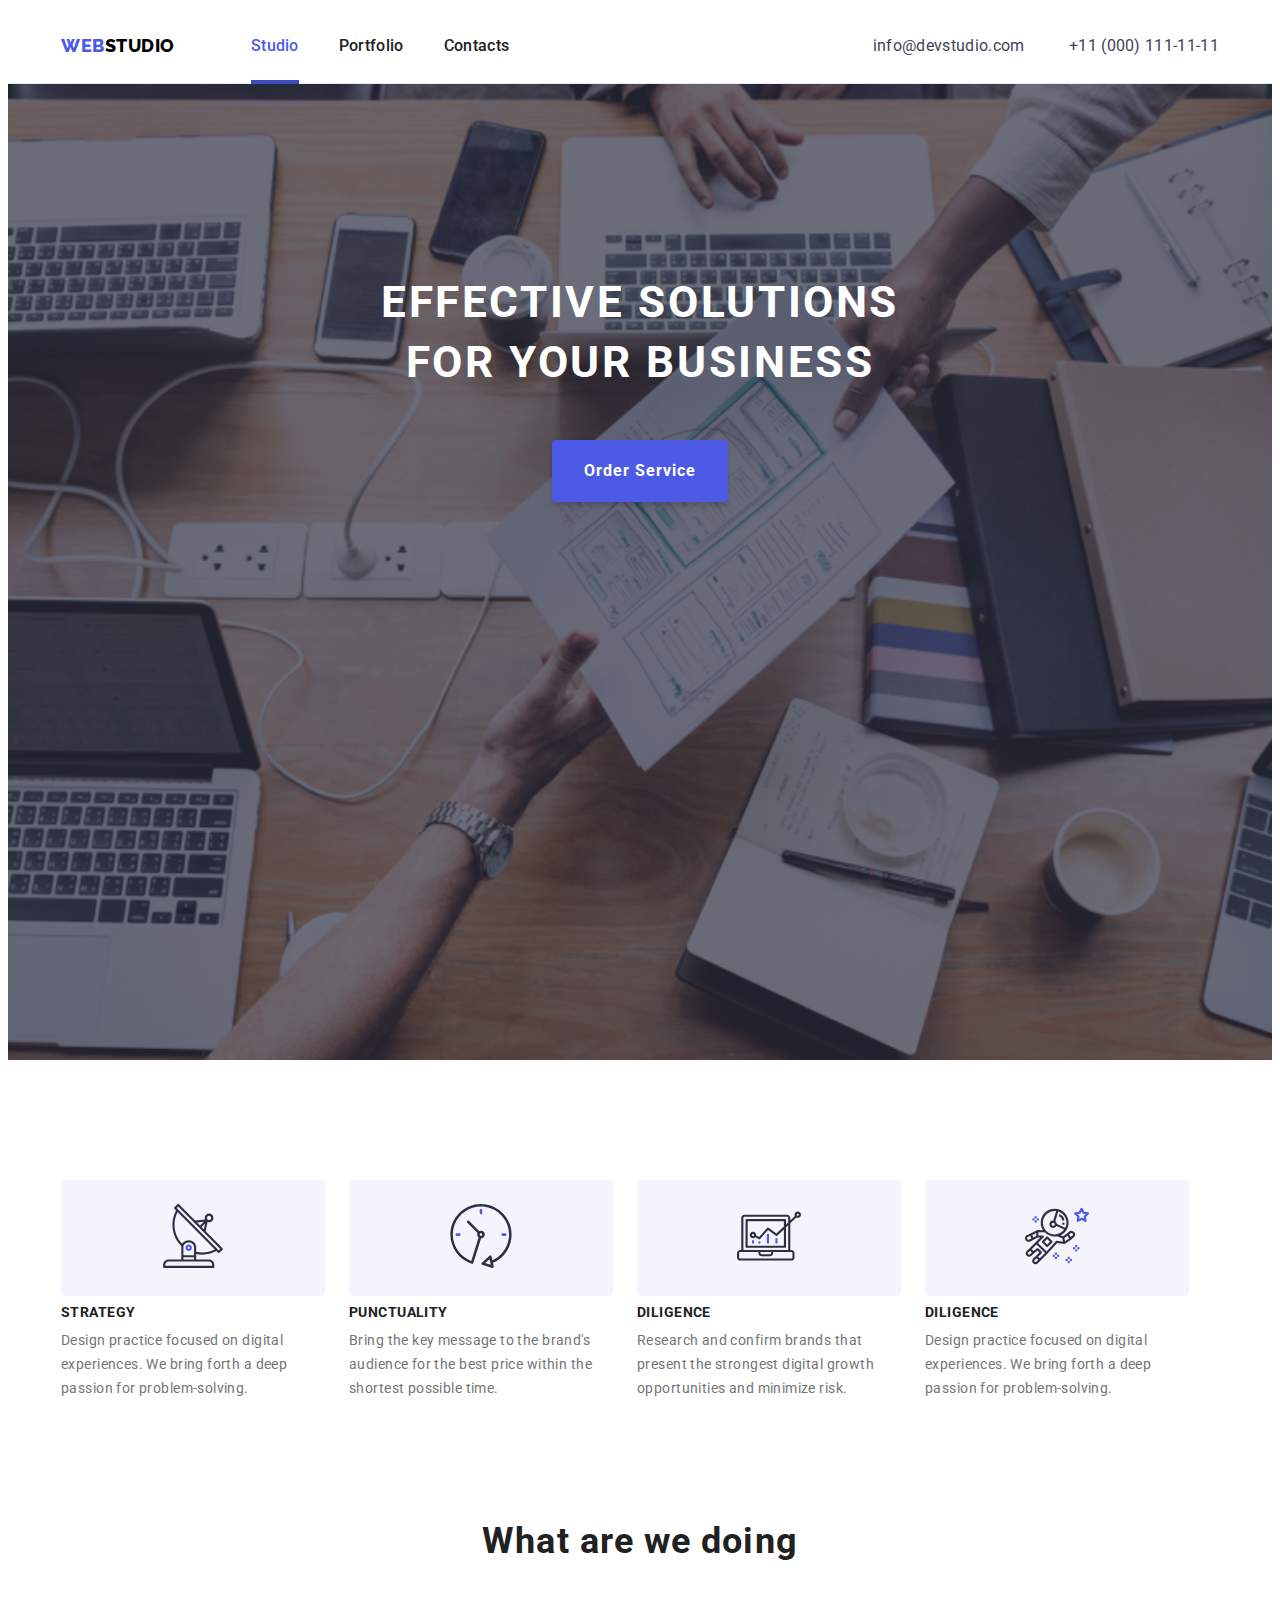
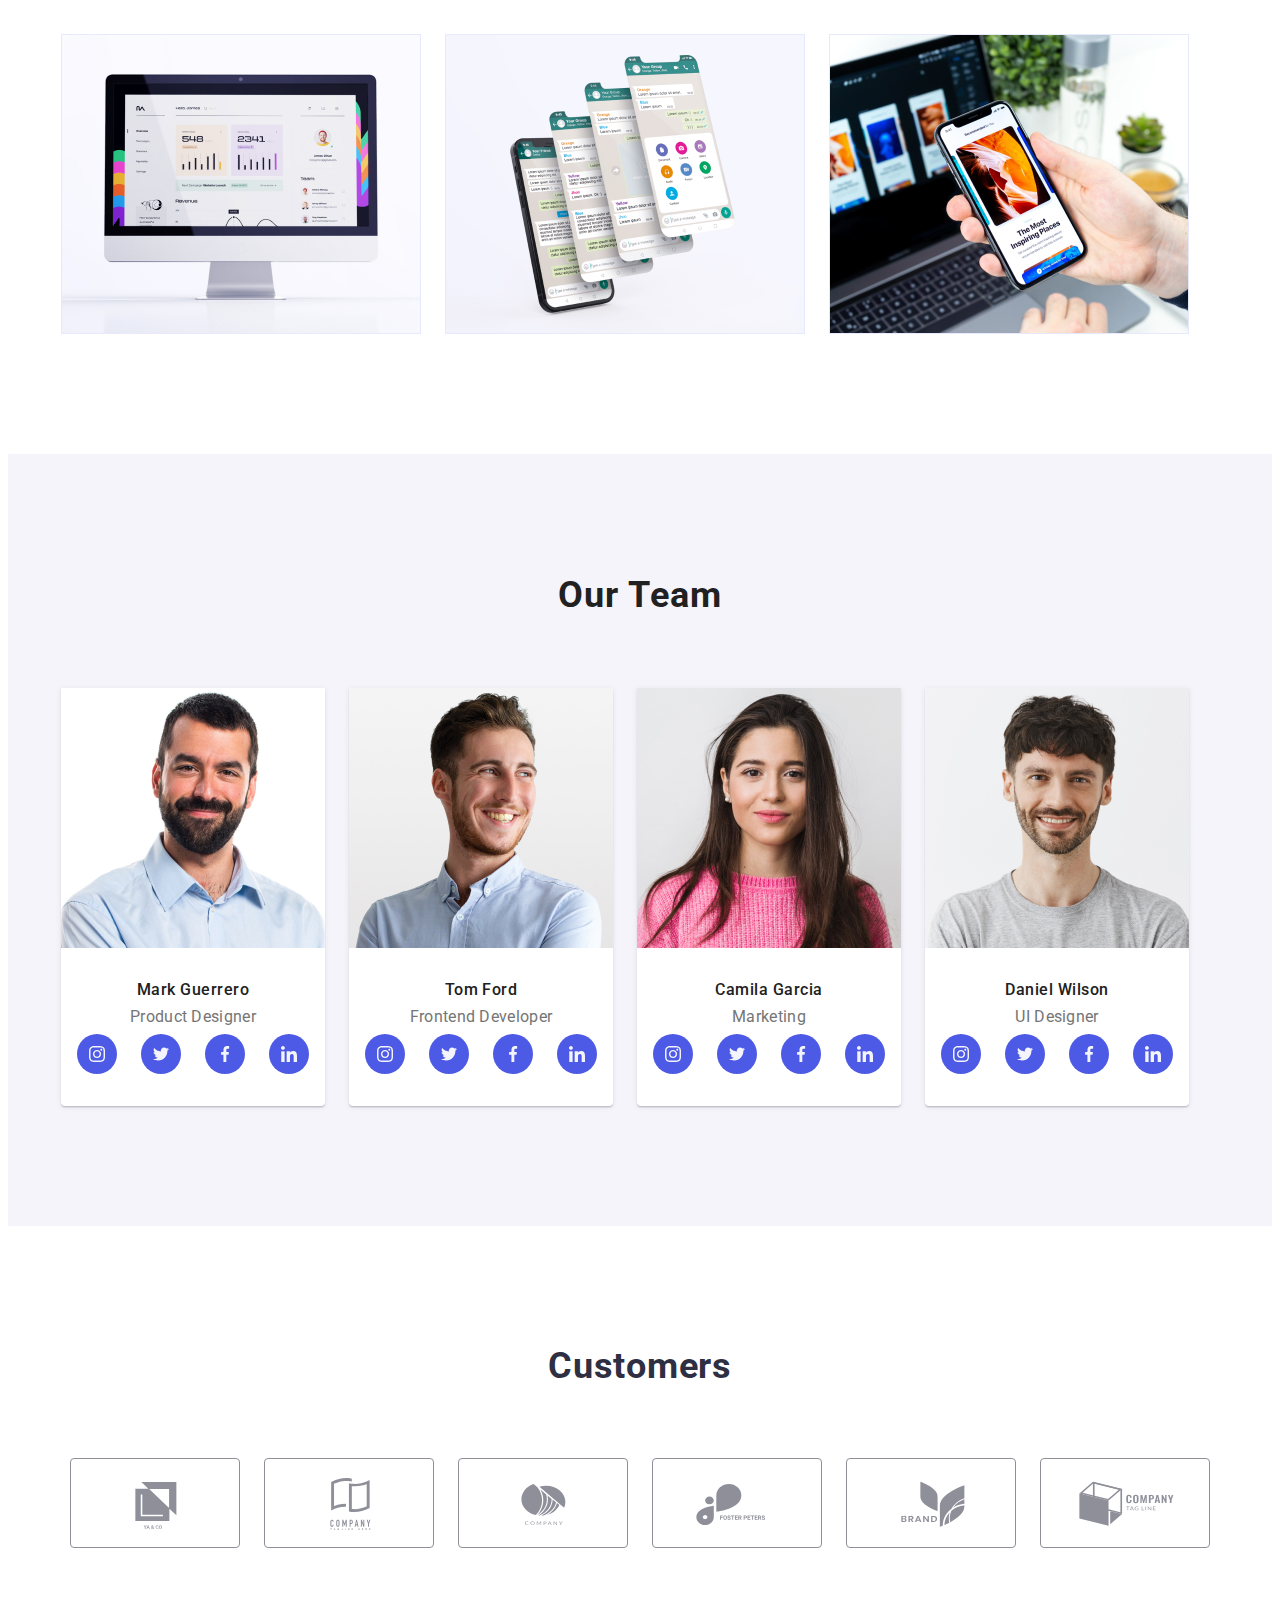
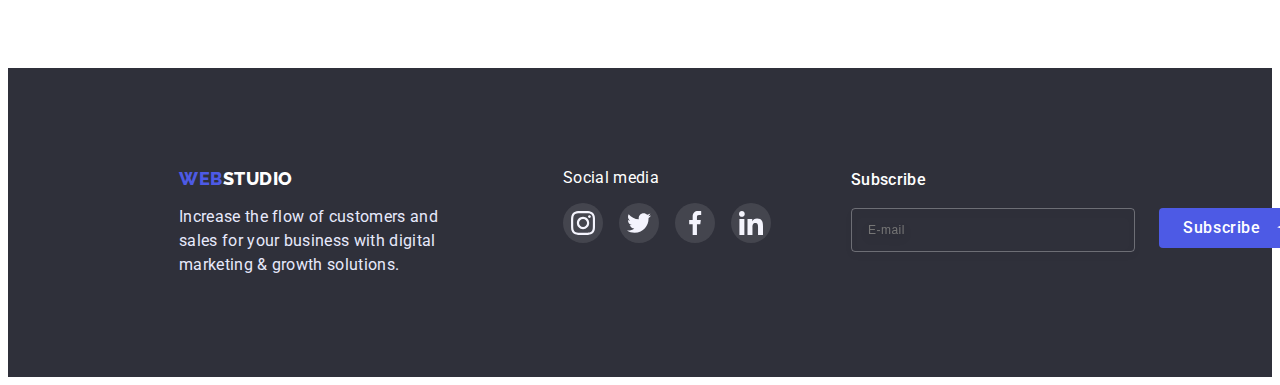
<file: index.html>
<!DOCTYPE html>
<html lang="en">
<head>
    <meta charset="UTF-8">
    <meta http-equiv="X-UA-Compatible" content="IE=edge">
    <meta name="viewport" content="width=device-width, initial-scale=1.0">
    <link rel="stylesheet" href="https://cdnjs.cloudflare.com/ajax/libs/modern-normalize/1.1.0/modern-normalize.min.css"
        integrity="sha512-wpPYUAdjBVSE4KJnH1VR1HeZfpl1ub8YT/NKx4PuQ5NmX2tKuGu6U/JRp5y+Y8XG2tV+wKQpNHVUX03MfMFn9Q=="
        crossorigin="anonymous" referrerpolicy="no-referrer" />
    <link rel="preconnect" href="https://fonts.googleapis.com">
    <link rel="preconnect" href="https://fonts.gstatic.com" crossorigin>
    <link href="https://fonts.googleapis.com/css2?family=Raleway:wght@800&family=Roboto:wght@400;500;700;900&display=swap"
        rel="stylesheet">
    <link rel="stylesheet" href="./styles/styles.css">
    <title>homeworck 4</title>
</head>
<body>
    
    <header>
        <div class="container heder-div">
         <a class="logo-link link" href="./">WEB<span class="heder-logo">STUDIO</span></a>
         <ul class="heder-buttons">
            <li  class="heder-link curent-1"><a class="heder-nav-link link current" href="" >Studio</a></li>
            <li  class="heder-link"><a class="heder-nav-link link" href="./portfolio.html">Portfolio</a></li>
            <li  class="heder-link"><a class="heder-nav-link link" href="">Contacts</a></li>
         </ul>
        <div class="heder-contacts-link link">
            <a class="heder-contackts link" href="mailto:info@devstudio.com">info@devstudio.com</a>
            <a class="heder-contackts link" href="tel:+110001111111">+11 (000) 111-11-11</a>
        </div>
        </div>
    </header>

    <main>
     <section class="buy">
        <div class="container">
                <h1 class="buy-text">Effective Solutions<br>for Your Business</h1>
                <button class="buy-btn" type=button data-modal-open>Order Service</button>
        </div>
     </section>
    <section class="warning">
        <div class="container">
    <ul class="about-text link">
        <li class="about-txt-1">
        <div class="svg">
            <svg width="64" height="64">
                <use href="./logos/icons.svg#icon-antenna"></use>
            </svg>
        </div>
            <h3 class="about-h3">
                Strategy
            </h3>
            <p class="about-p">
                Design practice focused on digital experiences. We bring forth a deep passion for problem-solving.
            </p>
        </li>
        <li class="about-txt-1">
        <div class="svg">
            <svg width="64" height="64">
                <use href="./logos/icons.svg#icon-clock"></use>
            </svg>
        </div>
            <h3 class="about-h3">
                Punctuality
            </h3>

            <p class="about-p">
                Bring the key message to the brand's audience for the best price within the shortest possible time.
            </p>
        </li>
        <li class="about-txt-1">
        <div class="svg">
            <svg width="64" height="64">
                <use href="./logos/icons.svg#icon-diagram"></use>
            </svg>
        </div>
            <h3 class="about-h3">
                Diligence
            </h3>
            <p class="about-p">
                Research and confirm brands that present the strongest digital growth opportunities and minimize risk.
            </p>
        </li>
        <li class="about-txt-1">
        <div class="svg">
            <svg width="64" height="64">
                <use href="./logos/icons.svg#icon-astronaut"></use>
            </svg>
        </div>
            <h3 class="about-h3">
                Diligence
            </h3>
            <p class="about-p">
                Design practice focused on digital experiences. We bring forth a deep passion for problem-solving.
            </p>
        </li>
    </ul>
    </div>
    </section>

    <section class="about-worck">
        <div class="container">
        <h2 class="whu-worck-txt">
            What are we doing
        </h2>
        <ul class="whu-worck link">
            <li><img width="360" height="300" src="./img/photo1.jpg" alt="img 1"></li>
            <li><img width="360" height="300" src="./img/photo2.jpg" alt="img 2"></li>
            <li><img width="360" height="300" src="./img/photo3.jpg" alt="img 3"></li>
        </ul>
        </div>
    </section>

    <section class="my-team">
        <div class="container">
        <h2 class="team-txt">
            Our Team
        </h2>

       <ul class="about-team link">
        <li class="team">
            <img width="264" height="260" src="./img/mark.jpg" alt="Mark Guerrero">
            <div class="team-wraper">
            <h3 class="team-h3">Mark Guerrero</h3>
            <p class="team-p">Product Designer</p>
            <ul class="team-logo-link link">
                <li class="team-logo"><a class="team-soc link" href="">
                    <svg width="16" height="16" class="soc-icon">
                    <use href="./logos/soc-icons.svg#icon-instagram"></use>
                </svg>
                </a>
                </li>
                <li class="team-logo"><a class="team-soc link" href=""><svg width="16" height="16" class="soc-icon">
                    <use href="./logos/soc-icons.svg#icon-twitter"></use>
                </svg></a>
                </li>
                <li class="team-logo"><a class="team-soc link" href=""><svg width="16" height="16" class="soc-icon">
                    <use href="./logos/soc-icons.svg#icon-facebook"></use>
                </svg></a>
                </li>
                <li class="team-logo"><a class="team-soc link" href=""><svg width="16" height="16" class="soc-icon">
                    <use href="./logos/soc-icons.svg#icon-linkedin"></use>
                </svg></a>
                </li>
            </ul>
            </div>
        </li>
        <li class="team">
            <img width="264" height="260" src="./img/tom.jpg" alt="Tom Ford">
            <div class="team-wraper">
            <h3 class="team-h3">Tom Ford</h3>
            <p class="team-p">Frontend Developer</p>
            <ul class="team-logo-link link">
                <li class="team-logo"><a class="team-soc link" href="">
                        <svg width="16" height="16" class="soc-icon">
                            <use href="./logos/soc-icons.svg#icon-instagram"></use>
                        </svg>
                    </a>
                </li>
                <li class="team-logo"><a class="team-soc link" href=""><svg width="16" height="16" class="soc-icon">
                            <use href="./logos/soc-icons.svg#icon-twitter"></use>
                        </svg></a>
                </li>
                <li class="team-logo"><a class="team-soc link" href=""><svg width="16" height="16" class="soc-icon">
                            <use href="./logos/soc-icons.svg#icon-facebook"></use>
                        </svg></a>
                </li>
                <li class="team-logo"><a class="team-soc link" href=""><svg width="16" height="16" class="soc-icon">
                            <use href="./logos/soc-icons.svg#icon-linkedin"></use>
                        </svg></a>
                </li>
            </ul>
            </div>
        </li>
        <li class="team">
            <img width="264" height="260" src="./img/camila.jpg" alt="Camila Garcia">
            <div class="team-wraper">
            <h3 class="team-h3">Camila Garcia</h3>
            <p class="team-p">Marketing</p>
            <ul class="team-logo-link link">
                <li class="team-logo"><a class="team-soc link" href="">
                        <svg width="16" height="16" class="soc-icon">
                            <use href="./logos/soc-icons.svg#icon-instagram"></use>
                        </svg>
                    </a>
                </li>
                <li class="team-logo"><a class="team-soc link" href=""><svg width="16" height="16" class="soc-icon">
                            <use href="./logos/soc-icons.svg#icon-twitter"></use>
                        </svg></a>
                </li>
                <li class="team-logo"><a class="team-soc link" href=""><svg width="16" height="16" class="soc-icon">
                            <use href="./logos/soc-icons.svg#icon-facebook"></use>
                        </svg></a>
                </li>
                <li class="team-logo"><a class="team-soc link" href=""><svg width="16" height="16" class="soc-icon">
                            <use href="./logos/soc-icons.svg#icon-linkedin"></use>
                        </svg></a>
                </li>
            </ul>
            </div>
        </li>
        <li class="team">
            <img width="264" height="260" src="./img/daniel.jpg" alt="Daniel Wilson">
            <div class="team-wraper">
            <h3 class="team-h3">Daniel Wilson</h3>
            <p class="team-p">UI Designer</p>
            <ul class="team-logo-link link">
                <li class="team-logo"><a class="team-soc link" href="">
                        <svg width="16" height="16" class="soc-icon">
                            <use href="./logos/soc-icons.svg#icon-instagram"></use>
                        </svg>
                    </a>
                </li>
                <li class="team-logo"><a class="team-soc link" href=""><svg width="16" height="16" class="soc-icon">
                            <use href="./logos/soc-icons.svg#icon-twitter"></use>
                        </svg></a>
                </li>
                <li class="team-logo"><a class="team-soc link" href=""><svg width="16" height="16" class="soc-icon">
                            <use href="./logos/soc-icons.svg#icon-facebook"></use>
                        </svg></a>
                </li>
                <li class="team-logo"><a class="team-soc link" href=""><svg width="16" height="16" class="soc-icon">
                            <use href="./logos/soc-icons.svg#icon-linkedin"></use>
                        </svg></a>
                </li>
            </ul>
            </div>
        </li>
       </ul>
    </div>
    </section>

    <section class="customers">
        <div class="container">
        <h2 class="customers-text">Customers</h2>
        <ul class="customers-logo-link link">
            <li class="customers-logos">
                <a class="customer-svg-link link" href="">
                    <svg class="costomers-svg-icon" width="104" height="56">
                        <use href="./logos/customers-icon.svg#icon-Logo"></use>
                    </svg>
                </a>
            </li>
            <li class="customers-logos">
                <a class="customer-svg-link link" href="">
                    <svg class="costomers-svg-icon" width="104" height="56">
                        <use href="./logos/customers-icon.svg#icon-Logo-1"></use>
                    </svg>
                </a>
            </li>
            <li class="customers-logos">
                <a class="customer-svg-link link" href="">
                    <svg class="costomers-svg-icon" width="104" height="56">
                        <use href="./logos/customers-icon.svg#icon-Logo-2"></use>
                    </svg>
                </a>
            </li>
            <li class="customers-logos">
                <a class="customer-svg-link link" href="">
                    <svg class="costomers-svg-icon" width="104" height="56">
                        <use href="./logos/customers-icon.svg#icon-Logo-3"></use>
                    </svg>
                </a>
            </li>
            <li class="customers-logos">
                <a class="customer-svg-link link" href="">
                    <svg class="costomers-svg-icon" width="104" height="56">
                        <use href="./logos/customers-icon.svg#icon-Logo-4"></use>
                    </svg>
                </a>
            </li>
            <li class="customers-logos">
                <a class="customer-svg-link link" href="">
                    <svg class="costomers-svg-icon" width="104" height="56">
                        <use href="./logos/customers-icon.svg#icon-Logo-5"></use>
                    </svg>
                </a>
            </li>
        </ul>
        </div>
    </section>

    </main>

    <footer>
        <div class="container footer-logs">
    
            <div>
                <a class="footer-logo-link link" href="./">WEB<span class="footer-logo">STUDIO</span></a>
                <p class="footer_title">Increase the flow of customers and sales for your business with digital marketing &
                    growth
                    solutions.</p>
            </div>
            <div class="footer-logos">
                <p>
                    Social media
                </p>
                <ul class="footer-logs-link link">
                    <li class="logos-footer"><a class="logo_footer link" href=""><svg class="svg-logo-footer" width="24"
                                height="24">
                                <use href="./logos/soc-icons.svg#icon-instagram"></use>
                            </svg></a></li>
                    <li class="logos-footer"><a class="logo_footer link" href=""><svg class="svg-logo-footer" width="24"
                                height="24">
                                <use href="./logos/soc-icons.svg#icon-twitter"></use>
                            </svg></a></li>
                    <li class="logos-footer"><a class="logo_footer link" href=""><svg class="svg-logo-footer" width="24"
                                height="24">
                                <use href="./logos/soc-icons.svg#icon-facebook"></use>
                            </svg></a></li>
                    <li class="logos-footer"><a class="logo_footer link" href=""><svg class="svg-logo-footer" width="24"
                                height="24">
                                <use href="./logos/soc-icons.svg#icon-linkedin"></use>
                            </svg></a></li>
                </ul>
            </div>
            <div class="footer-input">
                <form>
                    <ul class="ul-footer">
                        <li>
                            <label class="footer-input-2"><span class="fuuter-input-title">Subscribe</span>
                                <input class="fuuter_input" name="mail" type="email" placeholder="E-mail">
                            </label>
                        </li>
                        <li>
                            <div>
                                <button type="submit" class="footer-button">
                                    Subscribe
                                    <svg class="footer-input-logo" width="24" height="20">
                                        <use href="./logos/footer-icon.svg#icon-footer"></use>
                                    </svg>
                                </button>
                            </div>
                        </li>
                    </ul>
                </form>
            </div>
    
    
        </div>
    </footer>

    <div class="backdrop is-hidden" data-modal>
        <div class="modal">
            <button class='modal-close-button' type="button" data-modal-close>
                <svg width="8" height="8" class="close-button">
                    <use href="./logos/close-modal.svg#icon-close"></use>
                </svg>
            </button>
            <p class="modal-title">Leave your contacts and we will call you back</p>

            <form class="modalform">

            <label><span class="modal-input-title">Name</span> 
            <span class="modal-logo-use">
            <input class="modal-input" name="user-name" type="text"
            required>
            <svg class="modal-input-logo" width="12" height="12">
                <use href="./logos/modal-icons.svg#icon-Vector"></use>
            </svg>
            </span>
            </label>

            <label><span class="modal-input-title">Phone</span>
            <span class="modal-logo-use">
            <input class="modal-input" name="user-tel" type="tel"
            required>
            <svg class="modal-input-logo" width="12" height="12">
                <use href="./logos/modal-icons.svg#icon-Vector-1"></use>
            </svg>
            </span>
            </label>

            <label><span class="modal-input-title">Email</span>
            <span class="modal-logo-use">
            <input class="modal-input" name="user-mail" type="text">
            <svg class="modal-input-logo" width="12" height="12">
                <use href="./logos/modal-icons.svg#icon-Vector-2"></use>
            </svg>
            </span>
            </label>

            <label><span class="modal-input-title">Comment</span>
            <textarea class="modal-comment-input" name="comment" placeholder="Text input" type="text">чек бокс працюе але нічого не міняеться</textarea>
            </label>

            <div class="accept-modal">
            <label class="privacy-title">
                <div>
                    <input class="modal-privacy-accept " type="checkbox" name="privacy" id="privacy" value="true">
                </div>
                I accept the terms and conditions of the 
                <a class="modal-ptivacy-link" href="">Privacy Policy</a>
            </label>
            </div>

            <button class="modal-send-btn"  type="submit">Send</button>
            </form>
        </div>
    </div>
    <script src="./js/modal.js"></script>
</body>
</html>
</file>
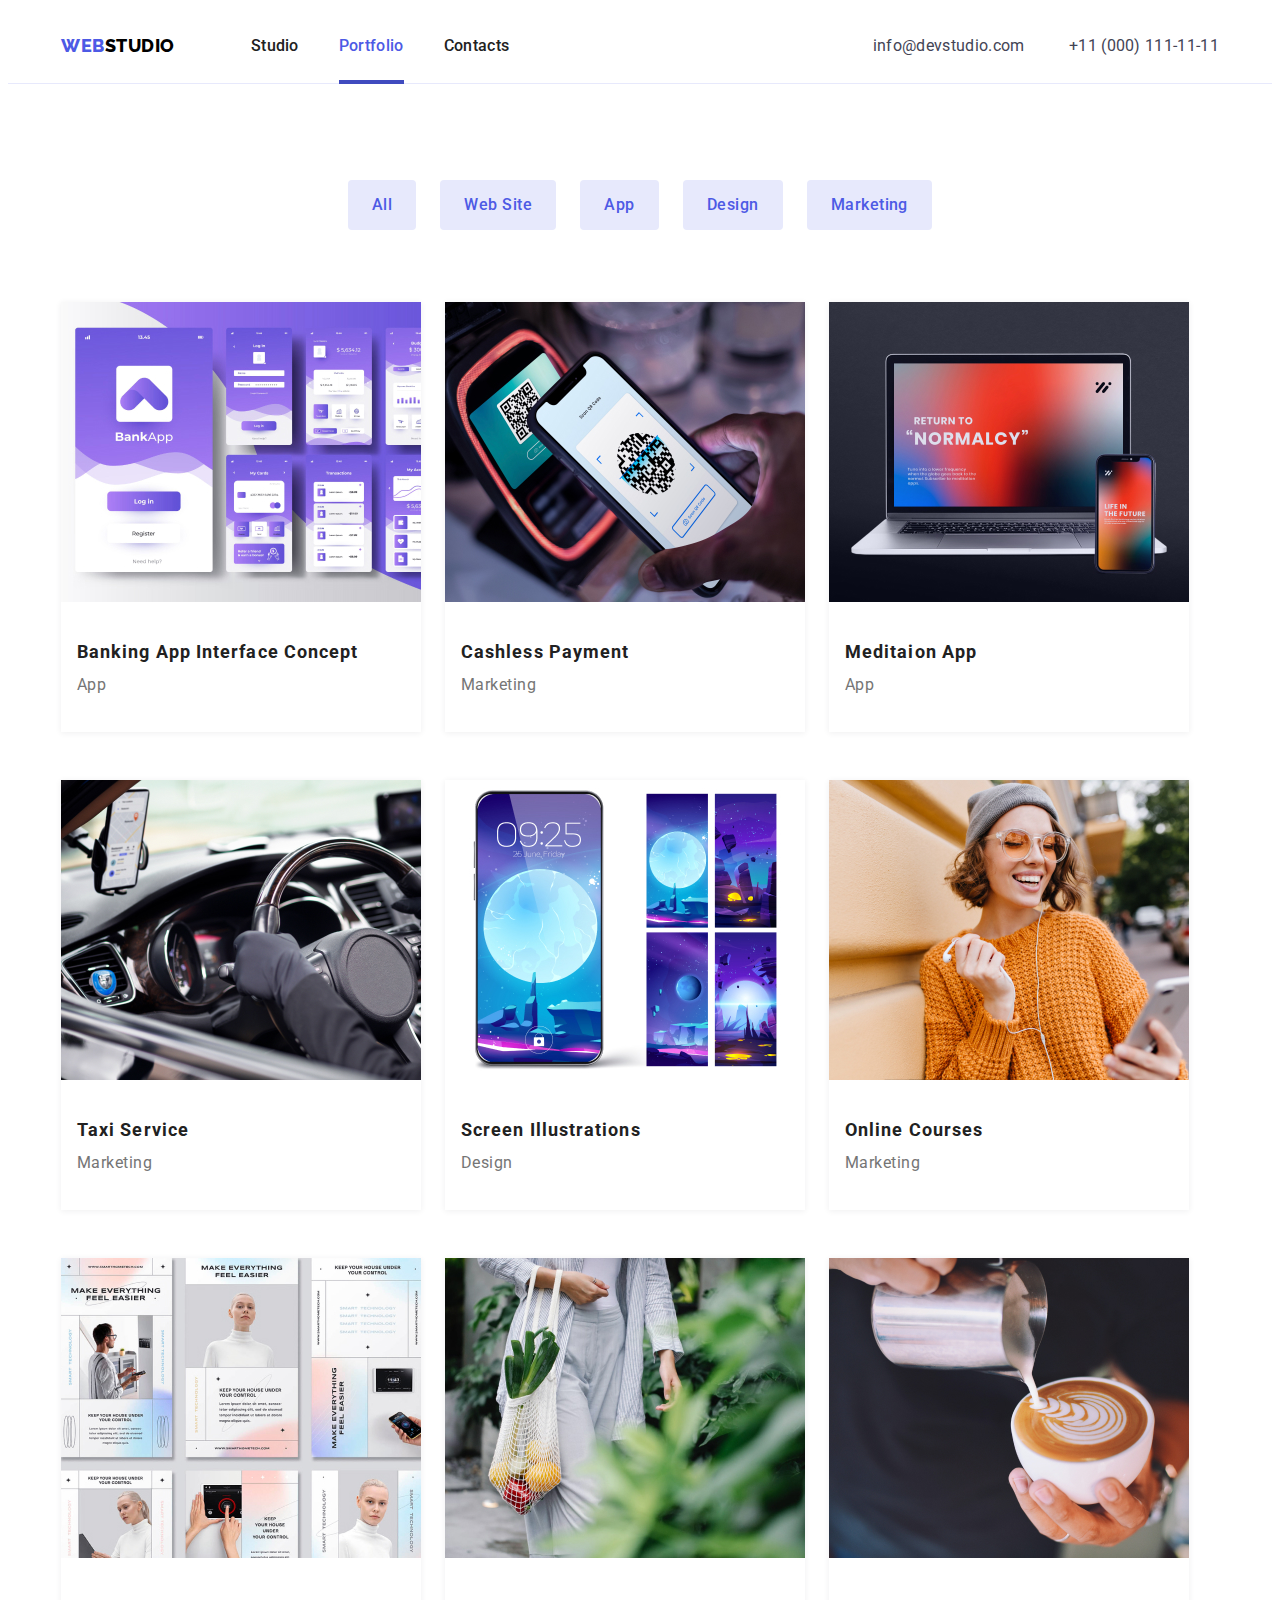
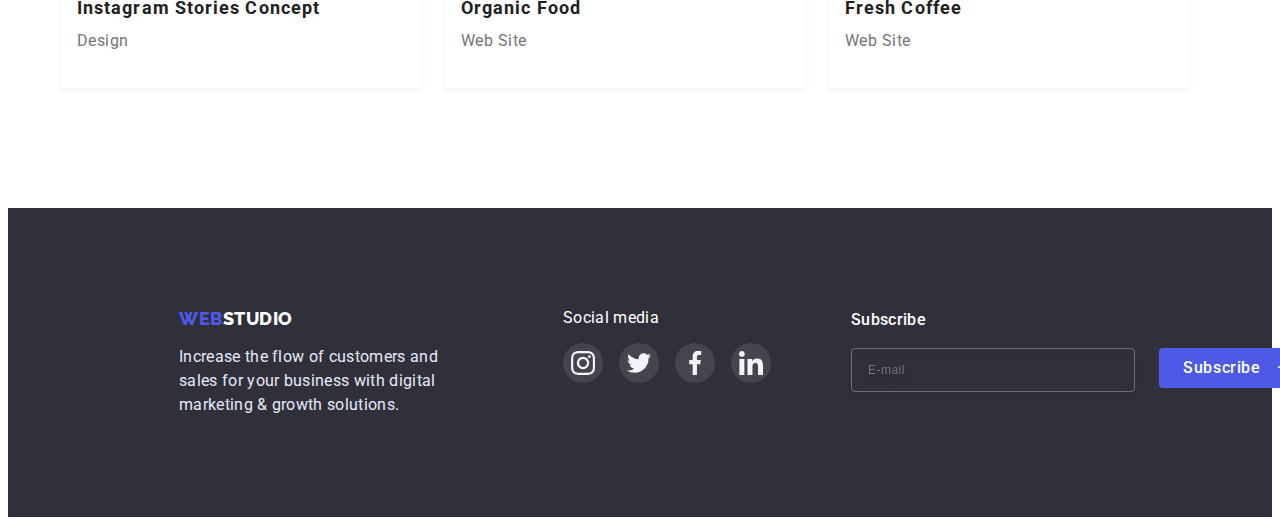
<file: portfolio.html>
<!DOCTYPE html>
<html lang="en">
<head>
    <meta charset="UTF-8">
    <meta http-equiv="X-UA-Compatible" content="IE=edge">
    <meta name="viewport" content="width=device-width, initial-scale=1.0">
    <link rel="stylesheet" href="https://cdnjs.cloudflare.com/ajax/libs/modern-normalize/1.1.0/modern-normalize.min.css"
        integrity="sha512-wpPYUAdjBVSE4KJnH1VR1HeZfpl1ub8YT/NKx4PuQ5NmX2tKuGu6U/JRp5y+Y8XG2tV+wKQpNHVUX03MfMFn9Q=="
        crossorigin="anonymous" referrerpolicy="no-referrer" />
    <link rel="preconnect" href="https://fonts.googleapis.com">
    <link rel="preconnect" href="https://fonts.gstatic.com" crossorigin>
    <link href="https://fonts.googleapis.com/css2?family=Roboto:wght@400;500;700;900&display=swap" rel="stylesheet">
    <link rel="preconnect" href="https://fonts.googleapis.com">
    <link rel="preconnect" href="https://fonts.gstatic.com" crossorigin>
    <link href="https://fonts.googleapis.com/css2?family=Raleway:wght@700&family=Roboto:wght@800&display=swap"
          rel="stylesheet">
    <link rel="stylesheet" href="./styles/styles.css">
    <title>portfolio</title>
</head>
<body>

    <header>
        <div class="container heder-div">
        <a class="logo-link link" href="./portfolio.html">WEB<span class="heder-logo">STUDIO</span></a>
        <ul class="heder-buttons">
            <li class="heder-link"><a class="heder-nav-link link" href="./index.html">Studio</a></li>
            <li class="heder-link curent-1"><a class="heder-nav-link link current" href="">Portfolio</a></li>
            <li class="heder-link"><a class="heder-nav-link link" href="">Contacts</a></li>
        </ul>
        <div class="heder-contacts-link link">
             <a class="heder-contackts link" href="mailto:info@devstudio.com">info@devstudio.com</a>
             <a class="heder-contackts link" href="tel:+110001111111">+11 (000) 111-11-11</a>
        </div>
        </div>
    </header>

    <main> 
    <section class="portfolio-main">
        <div class="container">
        <ul class="main-btn">
            <li>
                <button class="nav-buttons" type="button">All</button>
            </li>
            <li>
                <button class="nav-buttons" type="button">Web Site</button>
            </li>
            <li>
                <button class="nav-buttons" type="button">App</button>
            </li>
            <li>
                <button class="nav-buttons" type="button">Design</button>
            </li>
            <li>
                <button class="nav-buttons" type="button">Marketing</button>
            </li>
            </ul>
            <ul class="portfolio-img link">
            <li class="portfolio-li">
                <a class="link portfolio-link" href="">
                    <div class="portfolio-wraper">
                <img width="360" height="300px" src="./img/img.jpg" alt="">
                <p class="portfolio-top-title"> 
                    Lorem ipsum dolor sit amet, consectetur adipisicing elit. Itaque praesentium ut nobis excepturi delectus illo odit
                    repellat architecto laborum ipsum rerum, atque minima quibusdam perferendis voluptate quis culpa corrupti repellendus!
                    Lorem ipsum dolor sit amet, consectetur adipisicing elit. Itaque praesentium ut nobis excepturi delectus illo odit repellat architecto laborum ipsum rerum, atque minima quibusdam perferendis voluptate quis culpa corrupti repellendus!
                </p>
                </div>
                <div class="portfolio-title">
                <h3 class="portfolio-h3">Banking App Interface Concept</h3>
                <p class="portfolio-p">App</p>
                </div>
            </a>
            </li>
            <li class="portfolio-li">
                <a class="link portfolio-link" href="">
                <div class="portfolio-wraper">
                <img width="360" height="300px" src="./img/img1.jpg" alt="">
                <p class="portfolio-top-title">
                14 Stylish and User-Friendly App Design Concepts · Task Manager App · Calorie Tracker App · Exotic Fruit Ecommerce App ·
                Cloud Storage App
                </p>
                </div>
                <div class="portfolio-title">
                <h3 class="portfolio-h3">Cashless Payment</h3>
                <p class="portfolio-p">Marketing</p>
                </div>
            </a>
            </li>
            <li class="portfolio-li">
                <a class="link portfolio-link" href="">
                    <div class="portfolio-wraper">
                <img width="360" height="300px" src="./img/img2.jpg" alt="">
                <p class="portfolio-top-title">
                   Lorem ipsum dolor sit amet, consectetur adipisicing elit. Itaque praesentium ut nobis excepturi delectus illo odit repellat architecto laborum ipsum rerum, atque minima quibusdam perferendis voluptate quis culpa corrupti repellendus!             
                </p>
                </div>
                <div class="portfolio-title">
                <h3 class="portfolio-h3">Meditaion App</h3>
                <p class="portfolio-p">App</p>
                </div>
            </a>
            </li>
            <li class="portfolio-li">
                <a class="link portfolio-link" href="">
                    <div class="portfolio-wraper">
                <img width="360" height="300px" src="./img/img3.jpg" alt="">
                <p class="portfolio-top-title">
                     Lorem ipsum dolor sit, amet consectetur adipisicing elit. Veritatis enim eos non vel nihil sed, rem soluta dolore hic vero. Est blanditiis omnis cupiditate, quod doloremque unde dicta ipsum tempora.           
                </p>
                </div>
                <div class="portfolio-title">
                <h3 class="portfolio-h3">Taxi Service</h3>
                <p class="portfolio-p">Marketing</p>
                </div>
            </a>
            </li>
            <li class="portfolio-li">
                <a class="link portfolio-link" href="">
                    <div class="portfolio-wraper">
                <img width="360" height="300px" src="./img/img8.jpg" alt="">
                <p class="portfolio-top-title">
                    Lorem ipsum, dolor sit amet consectetur adipisicing elit. Saepe veniam ex deserunt, incidunt eaque, cum asperiores pariatur modi natus ducimus, illo voluptas. Consequatur rerum quod, excepturi aliquam facere laborum voluptate.            
                </p>
                </div>
                <div class="portfolio-title">
                <h3 class="portfolio-h3">Screen Illustrations</h3>
                <p class="portfolio-p">Design</p>
                </div>
            </a>
            </li>
            <li class="portfolio-li">
                <a class="link portfolio-link" href="">
                    <div class="portfolio-wraper">
                <img width="360" height="300px" src="./img/img4.jpg" alt="">
                <p class="portfolio-top-title">
                Lorem ipsum dolor sit amet consectetur adipisicing elit. Exercitationem nisi magnam laudantium! Ducimus asperiores commodi iste est ratione numquam quaerat tempore, architecto quisquam ad fugit voluptas repudiandae, consectetur repellat quia.                
                </p>
                </div>
                <div class="portfolio-title">
                <h3 class="portfolio-h3">Online Courses</h3>
                <p class="portfolio-p">Marketing</p>
                </div>
            </a>
            </li>
            <li class="portfolio-li">
                <a class="link portfolio-link" href="">
                    <div class="portfolio-wraper">
                <img width="360" height="300px" src="./img/img5.jpg" alt="">
                <p class="portfolio-top-title">
                    Lorem ipsum dolor sit amet consectetur adipisicing elit. Exercitationem nisi magnam laudantium! Ducimus asperiores
                    commodi iste est ratione numquam quaerat tempore, architecto quisquam ad fugit voluptas repudiandae, consectetur
                    repellat quia.
                </p>
                </div>
                <div class="portfolio-title">
                <h3 class="portfolio-h3">Instagram Stories Concept</h3>
                <p class="portfolio-p">Design</p>
                </div>
            </a>
            </li>
            <li class="portfolio-li">
                <a class="link portfolio-link" href="">
                    <div class="portfolio-wraper">
                <img width="360" height="300px" src="./img/img6.jpg" alt="">
                <p class="portfolio-top-title">
                    Lorem ipsum dolor sit amet consectetur adipisicing elit. Exercitationem nisi magnam laudantium! Ducimus asperiores
                    commodi iste est ratione numquam quaerat tempore, architecto quisquam ad fugit voluptas repudiandae, consectetur
                    repellat quia.
                </p>
                </div>
                <div class="portfolio-title">
                <h3 class="portfolio-h3">Organic Food</h3>
                <p class="portfolio-p">Web Site</p>
                </div>
                </a>
            </li>
            <li class="portfolio-li">
                <a class="link portfolio-link" href="">
                    <div class="portfolio-wraper">
                <img width="360" height="300px" src="./img/img7.jpg" alt="">
                <p class="portfolio-top-title">
                    Lorem ipsum dolor sit amet consectetur adipisicing elit. Exercitationem nisi magnam laudantium! Ducimus asperiores
                    commodi iste est ratione numquam quaerat tempore, architecto quisquam ad fugit voluptas repudiandae, consectetur
                    repellat quia.
                </p>
                </div>
                <div class="portfolio-title">
                <h3 class="portfolio-h3">Fresh Coffee</h3>
                <p class="portfolio-p">Web Site</p>
                </div>
            </a>
            </li>
        </ul>
        </div>
    </section>

    </main>

    <footer>
        <div class="container footer-logs">
    
            <div>
                <a class="footer-logo-link link" href="./">WEB<span class="footer-logo">STUDIO</span></a>
                <p class="footer_title">Increase the flow of customers and sales for your business with digital marketing &
                    growth
                    solutions.</p>
            </div>
            <div class="footer-logos">
                <p>
                    Social media
                </p>
                <ul class="footer-logs-link link">
                    <li class="logos-footer"><a class="logo_footer link" href=""><svg class="svg-logo-footer" width="24"
                                height="24">
                                <use href="./logos/soc-icons.svg#icon-instagram"></use>
                            </svg></a></li>
                    <li class="logos-footer"><a class="logo_footer link" href=""><svg class="svg-logo-footer" width="24"
                                height="24">
                                <use href="./logos/soc-icons.svg#icon-twitter"></use>
                            </svg></a></li>
                    <li class="logos-footer"><a class="logo_footer link" href=""><svg class="svg-logo-footer" width="24"
                                height="24">
                                <use href="./logos/soc-icons.svg#icon-facebook"></use>
                            </svg></a></li>
                    <li class="logos-footer"><a class="logo_footer link" href=""><svg class="svg-logo-footer" width="24"
                                height="24">
                                <use href="./logos/soc-icons.svg#icon-linkedin"></use>
                            </svg></a></li>
                </ul>
            </div>
            <div class="footer-input">
                    <form>
                        <ul class="ul-footer">
                            <li>
                                <label class="footer-input-2"><span class="fuuter-input-title">Subscribe</span>
                                    <input class="fuuter_input" name="mail" type="email" placeholder="E-mail">
                                </label>
                            </li>
                            <li>
                                <div>
                                    <button type="submit" class="footer-button">
                                        Subscribe
                                        <svg class="footer-input-logo" width="24" height="20">
                                            <use href="./logos/footer-icon.svg#icon-footer"></use>
                                        </svg>
                                    </button>
                                </div>
                            </li>
                        </ul>
                    </form>
            </div>
            
    
        </div>
    </footer>
    
</body>
</html>
</file>
<file: styles/styles.css>
body{
    
    font-family: 'Roboto', sans-serif;
    font-size: 16px;
    letter-spacing:0.02em;}

h1 , h2 , h3 , h4 , h5 , h6 , p {margin: 0;}

.link{text-decoration: none;
    list-style: none;}

:root{
    --color-1: #4D5AE5 ;
}

ul, ol {list-style: none;
    padding-left: 0;
    margin: 0;}

img{display: block;
    max-width:100%;
    height: auto;}

header{border-bottom: 1px solid #E7E9FC;}

.heder-div{
    display: flex;
    align-items: center;}

.heder-logo{color:#000000;}

.studio1 ,
.portfolio2{
    color: #4D5AE5;
}

.visually-hidden {
    position: absolute;
    width: 1px;
    height: 1px;
    margin: -1px;
    border: 0;
    padding: 0;

    white-space: nowrap;
    clip-path: inset(100%);
    clip: rect(0 0 0 0);
    overflow: hidden;
}

.heder-buttons{display: flex;
    list-style: none;
    margin-left: 76px;
    gap: 40px;}

.heder-nav-link{font-weight: 500;
    font-size: 16px;
    line-height: calc(24 / 16);
    letter-spacing: 0.02em;
    color: #212121; 
    padding: 29px 0;
    transition: color 250ms cubic-bezier(0.4, 0, 0.2, 1);
    }

.current{color: var(--color-1);
    position: relative;
    }

.current::after{
    content:'' ;
    width: 100%;
    height: 4px;
    background-color: #404BBF;
    position: absolute;
    bottom: 0;
    left: 0;
}

.heder-nav-link:hover ,
.heder-nav-link:focus{
    color:var(--color-1);}

.logo-link{
    font-family: 'Raleway';
    font-style: normal;
    font-weight: 800;
    font-size: 18px;
    line-height: calk(24 / 18);
    display: flex;
    align-items: center;
    letter-spacing: 0.03em;
    text-transform: uppercase;
    color:var(--color-1);
    font-family:'Raleway';}

.heder-contacts-link{margin-left: auto;
    margin-top: 28px;
    margin-bottom: 28px;}

.heder-contackts{
    margin-left: 40px;
    font-weight: 400;
    font-size: 16px;
    line-height: 16px;
    letter-spacing: 0.02em;
    color: #434455;
    transition: color 250ms cubic-bezier(0.4, 0, 0.2, 1); 
    transition:  250ms cubic-bezier(0.4, 0, 0.2, 1);}


.heder-contackts:hover ,
.heder-contackts:focus{
    color: var(--color-1);}


main{background: #FFFFFF;}

.buy{padding: 188px 0;
    background-image: linear-gradient(rgba(46, 47, 66, 0.7),
                                       rgba(46, 47, 66, 0.7)
                                      ),
                                         url(./img_css/background-img.jpg);
    background-repeat: no-repeat;
    background-position: center;
    background-size: cover;
    max-width: 1440px;
    height: 600px;
    text-align: center;
    margin: 0 auto;}

.buy-text{margin-bottom: 48px;
    font-weight: 700;
    font-size: 44px;
    line-height:calc(60 / 44);
    text-align: center;
    letter-spacing: 0.06em;
    text-transform: uppercase;
    color: #FFFFFF;}

.buy-btn{
    padding: 16px 32px;
    min-width: 169px;
    background-color: var(--color-1);
    box-shadow: 0px 4px 4px rgba(0, 0, 0, 0.15);
    border-radius: 4px;
    border: none;
    font-family: 'Roboto';
    font-weight: 700;
    font-size: 16px;
    line-height: calc(30 / 16);
    letter-spacing: 0.06em;
    color: #FFFFFF;
    cursor: pointer;
    text-align: center;
    transition-property: background;
    transition-duration: 250ms;
    transition-timing-function: cubic-bezier(0.4, 0, 0.2, 1);}

.buy-btn:hover ,
.buy-btn:focus {background-color: #404BBF;;}

.svg{background-color: #F4F4FD;
    border-radius: 4px;
    text-align: center;
    padding: 24px 0px;}

.portfolio-main{
    padding-top: 96px;
    padding-bottom: 120px}

.portfolio-li{
    box-shadow: 0px 1px 6px rgba(46, 47, 66, 0.08);}

.portfolio-img{display: flex;
    flex-wrap: wrap;
    gap: 48px 24px;}

.portfolio-h3{font-weight: 700;
    font-size: 18px;
    line-height: calc(36 / 18);
    letter-spacing: 0.06em;
    color: #212121;}

.portfolio-p{font-weight: 400;
    font-size: 16px;
    line-height: calc(30 / 16);
    letter-spacing: 0.03em;
    color: #757575;}

.portfolio-title{padding: 32px 16px;}

.portfolio-top-title{position: absolute;
    top: 0;
    height: 100%;
    transform: translateY(100%);
    transition: transform 200ms cubic-bezier(0.4, 0, 0.2, 1);
    overflow: auto;
    border: 0.5px solid #F4F4FD;
    border-top: 0;

    padding: 40px 32px;
    font-family: 'Roboto';
    font-weight: 400;
    font-size: 16px;
    line-height: calc(24 / 16);
    letter-spacing: 0.02em;
    color: #F4F4FD;
    background-color: var(--color-1);}

.portfolio-wraper{position: relative;
    overflow: hidden;}

.portfolio-link{display: block;
    transition-property: box-shadow ;
    transition-duration: 250ms;
    transition-timing-function: cubic-bezier(0.4, 0, 0.2, 1);}


.portfolio-link:hover .portfolio-top-title , 
.portfolio-link:focus .portfolio-top-title {
    transform: translateY(0);
}

.portfolio-link:hover , 
.portfolio-link:focus {
    box-shadow: 0px 1px 6px rgba(46, 47, 66, 0.08),
    0px 1px 1px rgba(46, 47, 66, 0.16),
    0px 2px 1px rgba(46, 47, 66, 0.08);
    }

.about-txt-1:not(:last-child){margin-right: 24px;}

.about-text{
    display:flex;
}

.warning{padding-top: 120px;}

.about-h3{margin: 8px 0px;
    font-weight: 700;
    font-size: 14px;
    line-height: calc(16 / 14);
    letter-spacing: 0.03em;
    text-transform: uppercase;
    color: #212121;}

.about-p{width: 264px;
    font-weight: 400;
    font-size: 14px;
    line-height: calc(24 / 14);
    letter-spacing: 0.03em;
    color: #757575;}

.main-btn{
    display: flex;
    justify-content: center;
    gap: 24px;
    margin-bottom: 72px;
}

.nav-buttons{padding: 12px 24px;
    background-color: #E7E9FC;
    border-radius: 4px;
    border: none;
    font-family: 'Roboto';
    font-weight: 500;
    font-size: 16px;
    line-height:calc(26 / 16);
    letter-spacing: 0.03em;
    color: var(--color-1);
    cursor: pointer;
    transition-property: background, color, box-shadow;
    transition-duration: 250ms;
    transition-timing-function: cubic-bezier(0.4, 0, 0.2, 1);}

.nav-buttons:hover ,
.nav-buttons:focus{background-color: var(--color-1);
    color: #ffffff;
    box-shadow: 0px 3px 1px rgba(0, 0, 0, 0.1), 0px 1px 2px rgba(0, 0, 0, 0.08), 0px 2px 2px rgba(0, 0, 0, 0.12);}

.about-worck{padding:120px 0px; }

.whu-worck{display: flex;
    flex-direction: row;
    gap: 24px;}

.team-soc{
    width: 100%;
    height: 100%;
    background-color: var(--color-1);
    border-radius: 50%;
    display: flex;
    justify-content: center;
    align-items: center;
    transition-property: background;
    transition-duration: 250ms;
    transition-timing-function: cubic-bezier(0.4, 0, 0.2, 1);}

.team-soc:hover ,
.team-soc:focus {
    background-color:#404BBF;
    
}

.whu-worck-txt{text-align: center;
    margin-bottom: 72px;
    font-weight: 700;
    font-size: 36px;
    line-height: calc(42 / 36);
    letter-spacing: 0.03em;
    color: #212121;}

.team-txt{margin-bottom: 72px;
        text-align: center;
        font-weight: 700;
        font-size: 36px;
        line-height: calc(42 / 36);
        letter-spacing: 0.03em;
        color: #212121;}

.about-team{display: flex;
    gap: 24px;}

.my-team{background-color: #F5F4FA;
padding:120px 0;}

.team{
    box-shadow: 0px 1px 6px rgba(46, 47, 66, 0.08), 0px 1px 1px rgba(46, 47, 66, 0.16), 0px 2px 1px rgba(46, 47, 66, 0.08);
    border-radius: 0px 0px 4px 4px;
    background-color: #FFFFFF;
   }

.container{width: 1158px;
    padding: 0 15px;
    margin: 0 auto;}

.team-logo-link{display: flex;
    justify-content: center;
    gap: 24px;
    margin-top: 8px;
    }

.team-logo{
        width: 40px;
        height: 40px;}

.team-wraper{padding:32px 0;}


.team-h3{margin-bottom:8px ;
    font-weight: 500;
    font-size: 16px;
    line-height: calc(19 / 16);
    text-align: center;
    letter-spacing: 0.03em;
    color: #212121;}

.team-p{font-weight: 400;
    font-size: 16px;
    line-height: calc(19 / 16);
    text-align: center;
    letter-spacing: 0.02em;
    color: #757575;}

.customers{
    padding: 120px 0;}

.customers-text{
    margin-bottom: 72px;
    font-weight: 700;
    font-size: 36px;
    line-height: calc(40 / 36);
    text-align: center;
    letter-spacing: 0.02em;
    text-transform: capitalize;
    color: #2E2F42;}

.customers-logo-link{display: flex;
    justify-content: center;
    gap: 24px;
}

.costomers-svg-icon{
    fill: currentColor;
    }

.costomers-svg-icon:hover , 
.costomers-svg-icon:focus {
    fill: #404BBF;
}

.customer-svg-link:hover ,
.customer-svg-link:focus {color: #404BBF;}

.customer-svg-link{width: 168px;
    height: 88px;
    border: 1px solid currentColor;
    border-radius: 4px;
    align-items: center;
    justify-content: center;
    display: flex;
    color: #8E8F99;
    transition: color 250ms cubic-bezier(0.4, 0, 0.2, 1);}

.Customers-logo{border: 1px solid #8E8F99;
    border-radius: 4px;
    margin-right: 24px;
    padding: 16px 32px;
    margin-bottom: 110px;}

footer{background-color: #2F303A;
    color:#FFFFFF ;
    padding:100px 156px ;}

.footer-logo{
    font-weight: 800;
    font-size: 18px;
    line-height: calc(21 / 18);
    color: #FFFFFF;
    letter-spacing: 0.03em;
    text-transform: uppercase;
}

.footer-logo-link{
    font-family: 'Raleway';
    font-style: normal;
    font-weight: 800;
    font-size: 18px;
    line-height: calc(21 / 18);
    align-items: center;
    letter-spacing: 0.03em;
    text-transform: uppercase;
    color: var(--color-1);}

.footer_title{
    font-family: 'Roboto';
    width: 264px;
    font-weight: 400;
    font-size: 16px;
    line-height: calc(24 / 16);
    letter-spacing: 0.02em;
    color: #E7E9FC;
    margin-top: 16px;}

.footer-logs{
    display: flex;}

.footer-logos{margin-left: 120px;}

.footer-logs-link{display: flex;
    gap: 16px;
    margin-top: 16px;}

.logo_footer {
    width: 100%;
    height: 100%;
    background-color: rgba(255, 255, 255, 0.1);
    border-radius: 50%;
    width: 40px;
    height: 40px;
    display: flex;
    align-items: center;
    justify-content: center;
    transition-property: background;
    transition-duration: 250ms;
    transition-timing-function: cubic-bezier(0.4, 0, 0.2, 1);
}

.fuuter-input-title{
    margin-bottom: 16px;
    font-weight: 500;
    font-size: 16px;
    line-height:calc(24 / 16);
    letter-spacing: 0.02em;
    color: #FFFFFF;}
    
.footer-input{margin-left: 80px;}

.footer-input-2{display: flex;
    flex-direction: column;}

.fuuter_input{width: 264px;
    height: 40px;
    border: 1px solid rgba(255, 255, 255, 0.3);
    filter: drop-shadow(0px 4px 4px rgba(0, 0, 0, 0.15));
    border-radius: 4px;
    background-color: transparent;
    padding-left: 16px;
    font-weight: 400;
    font-size: 12px;
    line-height: calc( 24 / 12);
    letter-spacing: 0.04em;
    color: rgba(255, 255, 255, 0.6);}

.footer-button{background-color: #4D5AE5;
    font-family: 'Roboto';
    font-style: normal;
    font-weight: 500;
    font-size: 16px;
    line-height: calc(24 / 16);
    display: flex;
    letter-spacing: 0.04em;
    color: #FFFFFF; 
    border-radius: 4px;
    border: none;
    padding: 8px 24px;
    gap: 16px;
    margin-left: 24px;
    margin-top: 40px;
    cursor: pointer;}

.footer-input-logo{fill: #ffffff;}

.ul-footer{display: flex;}

.footer-soc-title{font-family: 'Roboto';
    font-weight: 500;
    font-size: 16px;
    line-height: calc(24 / 16);
    letter-spacing: 0.02em;
    color: #FFFFFF;}

.logo_footer:hover ,
.logo_footer:focus {background-color: #31D0AA;}

.backdrop{width: 100%;
    height: 100%;
    position: fixed;
    top: 0;
    background-color: rgba(46, 47, 66, 0.4);
    transition: opacity 250ms cubic-bezier(0.4, 0, 0.2, 1), visibility 250ms cubic-bezier(0.4, 0, 0.2, 1);}

.close-button{
    background-color: none}

.modal-close-button{
    position: absolute;
    display: block;
    top: 24px;
    right: 24px;
    border: none;
    border-radius: 50%;
    width: 24px;
    height: 24px;
    display: flex;
    justify-content: center;
    align-items: center;
    cursor: pointer;
    transition-property: background, fill;
    transition-duration: 250ms;
    transition-timing-function: cubic-bezier(0.4, 0, 0.2, 1);}

.modal-close-button:hover ,
.modal-close-button:focus 
 {background-color: #404BBF;
    fill: #ffffff;}

.modal{position: absolute;
    background: #FCFCFC;
    box-shadow: 0px 1px 1px rgba(0, 0, 0, 0.14), 0px 1px 3px rgba(0, 0, 0, 0.12), 0px 2px 1px rgba(0, 0, 0, 0.2);
    border-radius: 4px;
    width: 480px;
    min-height: 576px;
    left: 50%;
    top: 50%;
    transform: translate(-50%, -50%);
    padding:72px 24px 24px ;
    }

.is-hidden{opacity: 0;
    visibility: hidden;
    pointer-events: none;}

.modal-title{
    margin-bottom: 14px;
    font-weight: 500;
    font-size: 16px;
    line-height: calc(24 / 16);
    text-align: center;
    letter-spacing: 0.02em;
    color: #2E2F42;}

.modal-input{width: 100%;
    min-height: 40px;
    border: 1px solid rgba(33, 33, 33, 0.2);
    border-radius: 4px;
    background-color: transparent;
    padding-left: 38px;}
    
.modal-logo-use {
    position: relative;
    display: block;
}

.modal-input-logo{position: absolute;
    top: 50%;
    left: 19px;
    transform: translateY(-50%);
    transition-property: background, fill;
    transition-duration: 250ms;
    transition-timing-function: cubic-bezier(0.4, 0, 0.2, 1);
    }


.modal-input:focus{border-color: var(--color-1);}

.modal-input:focus + .modal-input-logo{
    fill: var(--color-1);
}

.modal-comment-input{width: 100%;
    min-height: 120px;
    border: 1px solid rgba(33, 33, 33, 0.2);
    border-radius: 4px;
    padding-left: 16px;
    padding-bottom: 96px;
    padding-top: 8px;
    resize: none;
    transition-property: border-color, color ;
    transition-duration: 250ms;
    transition-timing-function: cubic-bezier(0.4, 0, 0.2, 1);}


.modal-comment-input:focus {
    border-color: var(--color-1);
}
.modal-comment-input:focus +
 .modal-comment-input::placeholder {color: var(--color-1);}

.modal-input-title{font-weight: 400;
    font-size: 12px;
    line-height: calc(14 / 12);
    letter-spacing: 0.01em;
    color: #8E8F99;
    margin-bottom: 4px;
    margin-top: 8px;
    display: inline-block;}

.accept-modal{display: flex;
    margin-top: 16px;
    margin-bottom: 24px;}

.privacy-title{
    align-items: center;
    font-weight: 400;
    font-size: 12px;
    line-height: calc(16 / 12);
    letter-spacing: 0.04em;
    color: #757575;
}

.privacy-title::before{
    content: '';
    width: 16px;
    height: 16px;
    border: 1.25px solid #2E2F42;
    border-radius: 2px;
    display: block;}

.modal-privacy-accept:checked + .privacy-title::before{
    background-color: #4D5AE5;
    border: none;
    background-image: url(./img_css/modal-accept.svg);
    background-repeat: no-repeat;
    background-position: center;
}

.modal-ptivacy-link{color:#404BBF;}

.modal-send-btn{background-color: #4D5AE5;
    box-shadow: 0px 4px 4px rgba(0, 0, 0, 0.15);
    border-radius: 4px;
    color: #ffffff;
    padding: 16px 64px;
    border: none;
    cursor: pointer;
    font-family: 'Roboto';
    font-style: normal;
    font-weight: 500;
    font-size: 16px;
    line-height: calc(24 / 16);
    letter-spacing: 0.04em;
    display: block;
    margin-left: auto;
    margin-right: auto;
    }
</file>
